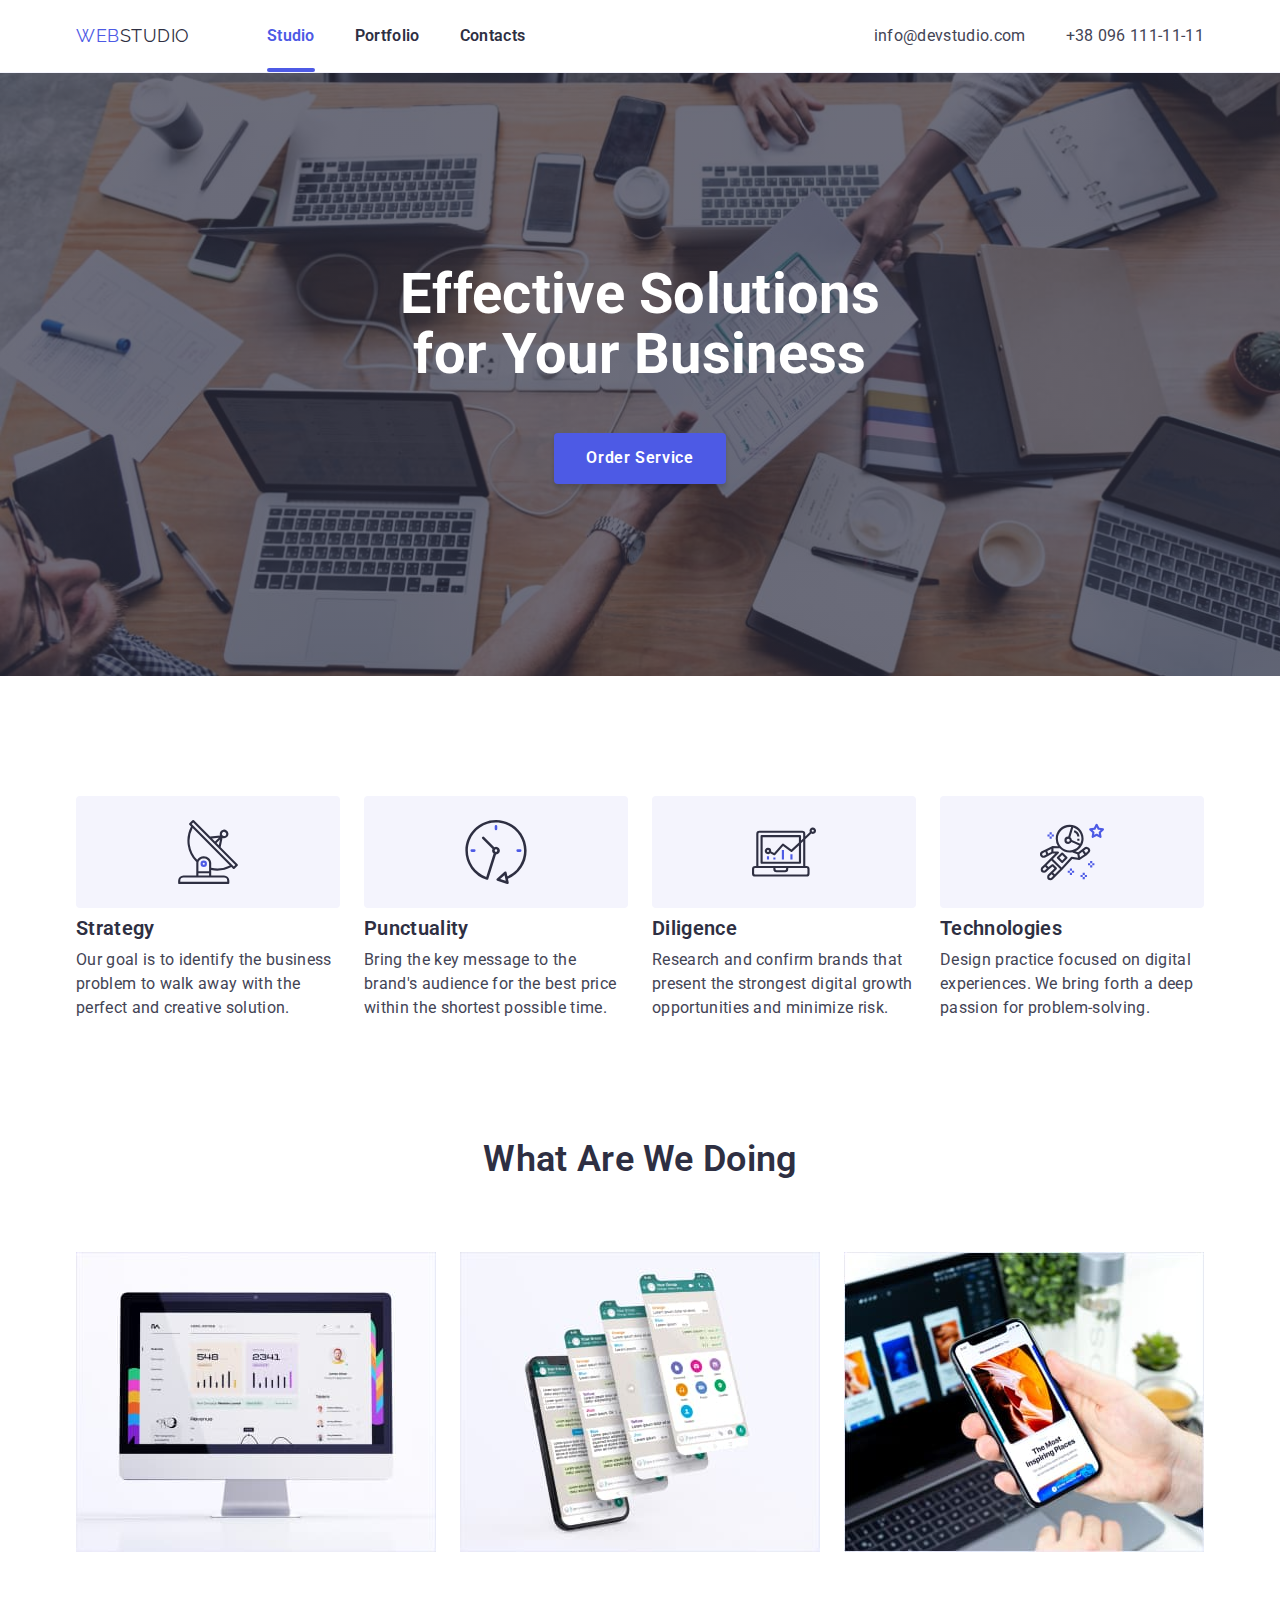
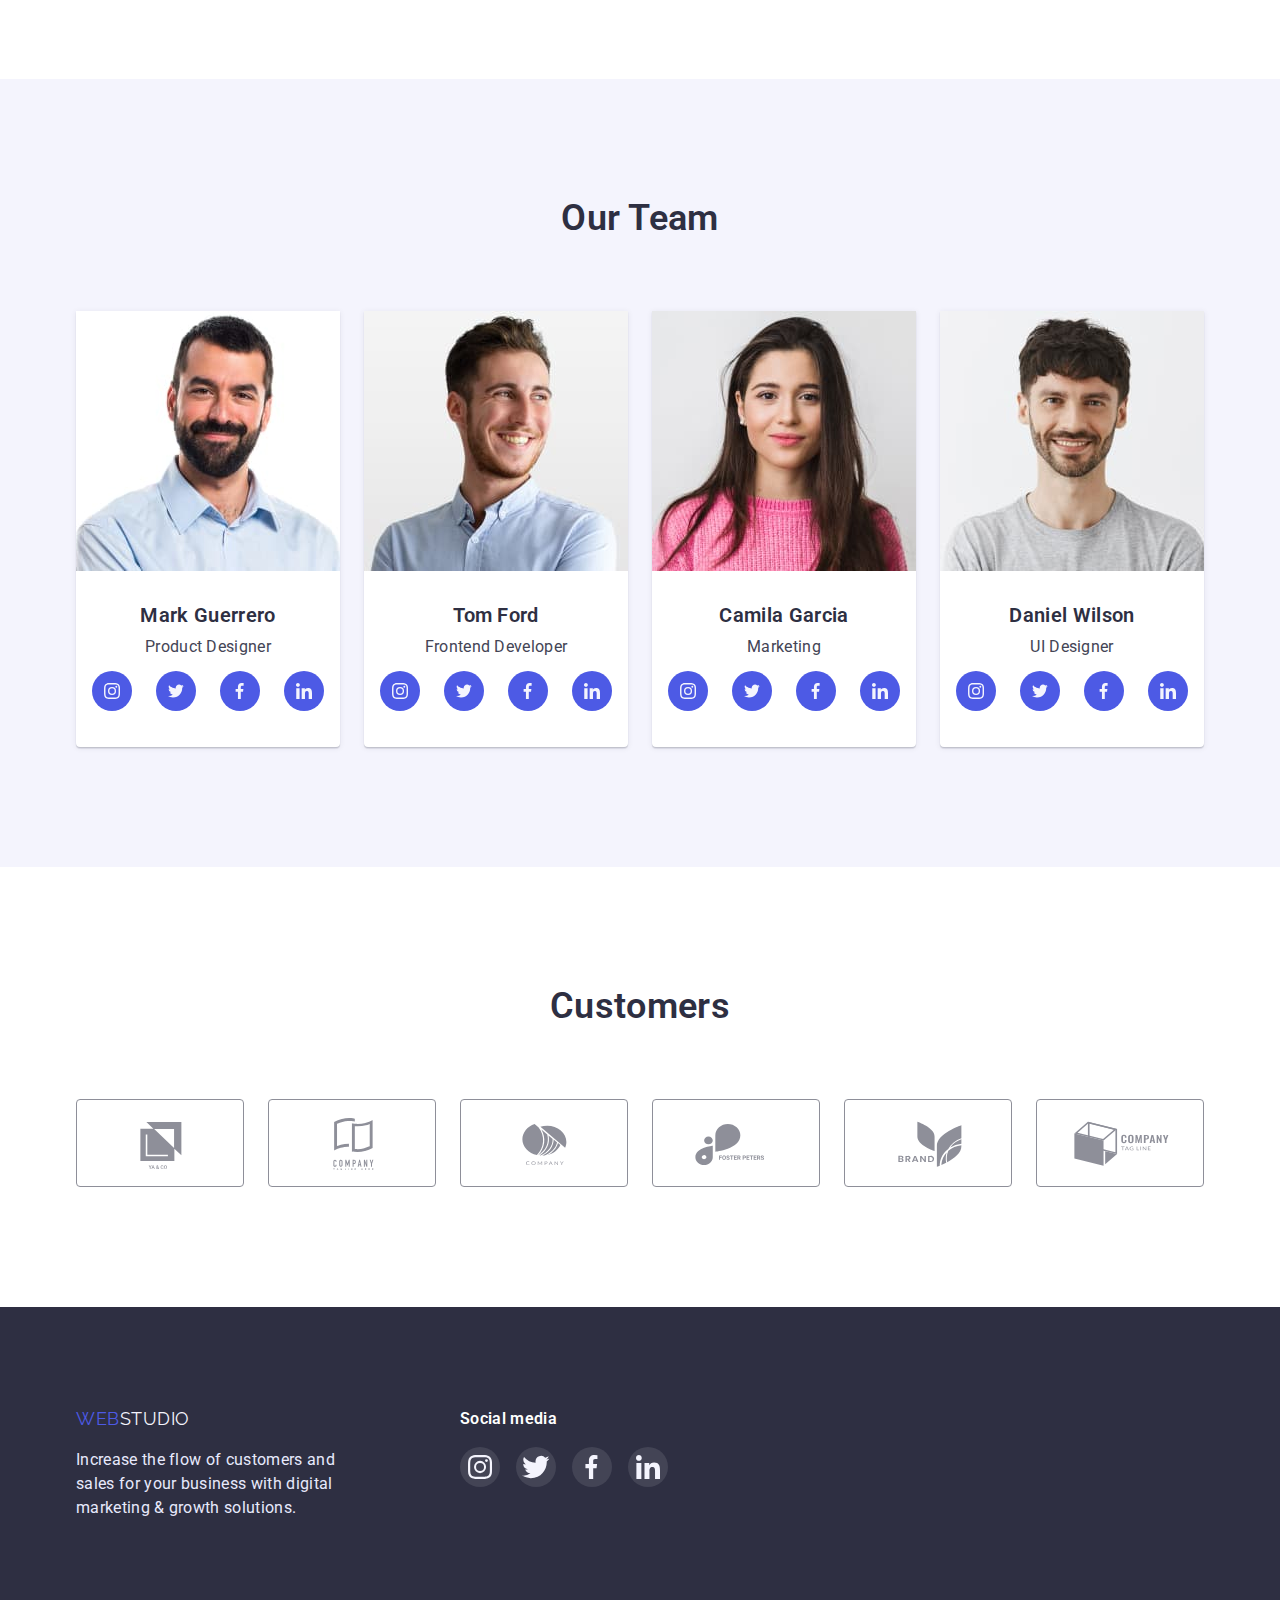
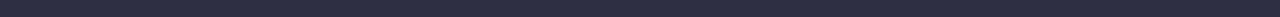
<file: index.html>
<!DOCTYPE html>
<html lang="en">
	<head>
		<meta charset="UTF-8" />
		<meta http-equiv="X-UA-Compatible" content="IE=edge" />
		<meta name="viewport" content="width=device-width, initial-scale=1.0" />
		<title>Studio</title>
		<link
			rel="stylesheet"
			href="https://cdnjs.cloudflare.com/ajax/libs/modern-normalize/1.1.0/modern-normalize.min.css"
		/>
		<link rel="preconnect" href="https://fonts.googleapis.com" />
		<link rel="preconnect" href="https://fonts.gstatic.com" crossorigin />
		<link
			href="https://fonts.googleapis.com/css2?family=Raleway:wght@800&family=Roboto:wght@400;500;700;900&display=swap"
			rel="stylesheet"
		/>
		<link rel="stylesheet" href="./css/styles.css" />
	</head>

	<body>
		<!--Шапка-->
		<header>
			<div class="nav container">
				<a href="./" class="logo logo-top"><span class="first-word">WEB</span>STUDIO</a>
				<nav>
					<ul class="list link-nav">
						<li><a href="./index.html" class="link link-hover active-page-studio">Studio</a></li>
						<li>
							<a href="./portfolio.html" class="link link-hover">Portfolio</a>
						</li>
						<li><a href="" class="link link-hover">Contacts</a></li>
					</ul>
				</nav>
				<ul class="list link-contacts">
					<li>
						<a href="mailto:info@devstudio.com" class="link contact-hover">info@devstudio.com</a>
					</li>
					<li>
						<a href="tel:+380961111111" class="link contact-hover">+38 096 111-11-11</a>
					</li>
				</ul>
			</div>
		</header>

		<!--Main content-->
		<main>
			<!--Герой-->
			<section class="hero section">
				<h1 class="hero-title">Effective Solutions for Your Business</h1>
				<button type="button" class="button-hero" data-modal-open>Order Service</button>
			</section>

			<!--Cекція після героя-->
			<section class="after-hero section">
				<div class="container">
					<ul class="list">
						<li class="list-after">
							<div class="icon-hero">
								<svg class="ico">
									<use href="./images/icons.svg#icon-anten"></use>
								</svg>
							</div>

							<h3>Strategy</h3>
							<p class="p-after">
								Our goal is to identify the business problem to walk away with the perfect and creative solution.
							</p>
						</li>

						<li class="list-after time">
							<div class="icon-hero">
								<svg class="ico">
									<use href="./images/icons.svg#icon-time"></use>
								</svg>
							</div>

							<h3>Punctuality</h3>
							<p class="p-after">
								Bring the key message to the brand's audience for the best price within the shortest possible time.
							</p>
						</li>

						<li class="list-after">
							<div class="icon-hero">
								<svg class="ico">
									<use href="./images/icons.svg#icon-notebook"></use>
								</svg>
							</div>

							<h3>Diligence</h3>
							<p class="p-after">
								Research and confirm brands that present the strongest digital growth opportunities and minimize risk.
							</p>
						</li>

						<li class="list-after">
							<div class="icon-hero">
								<svg class="ico">
									<use href="./images/icons.svg#icon-cosmoman"></use>
								</svg>
							</div>

							<h3>Technologies</h3>
							<p class="p-after">
								Design practice focused on digital experiences. We bring forth a deep passion for problem-solving.
							</p>
						</li>
					</ul>
				</div>
			</section>

			<!--Чим ми займаємось-->
			<section class="doing section">
				<div class="container">
					<h2 class="doing-title">What are we doing</h2>
					<ul class="list list-doing">
						<li>
							<img src="./images/imac.jpg" alt="monitor with graphs" width="360" />
						</li>

						<li>
							<img src="./images/multiscrin.jpg" alt="A phone with many messages" width="360" />
						</li>

						<li>
							<img src="./images/phone.jpg" alt="Hands hold the phone" width="360" />
						</li>
					</ul>
				</div>
			</section>

			<!--Наша команда-->
			<section class="our-team section">
				<div class="container">
					<h2 class="team-title">Our Team</h2>
					<ul class="list team-list">
						<li class="pers">
							<img src="./images/person-first.jpg" alt="" width="264" />
							<div class="person-data">
								<h3>Mark Guerrero</h3>
								<p class="position">Product Designer</p>
								<ul class="list activ">
									<li>
										<a class="ico-a" href="">
											<svg class="person-href" width="16" height="16">
												<use href="./images/icons.svg#icon-instagram"></use>
											</svg>
										</a>
									</li>
									<li>
										<a class="ico-a" href="">
											<svg class="person-href" width="16" height="16">
												<use href="./images/icons.svg#icon-twitter"></use>
											</svg>
										</a>
									</li>
									<li>
										<a class="ico-a" href="">
											<svg class="person-href" width="16" height="16">
												<use href="./images/icons.svg#icon-facebook"></use>
											</svg>
										</a>
									</li>
									<li>
										<a class="ico-a" href="">
											<svg class="person-href" width="16" height="16">
												<use href="./images/icons.svg#icon-in"></use>
											</svg>
										</a>
									</li>
								</ul>
							</div>
						</li>

						<li class="pers">
							<img src="./images/person-second.jpg" alt="Smiling man" width="264" />
							<div class="person-data">
								<h3>Tom Ford</h3>
								<p class="position">Frontend Developer</p>
								<ul class="list activ">
									<li>
										<a class="ico-a" href="">
											<svg class="person-href" width="16" height="16">
												<use href="./images/icons.svg#icon-instagram"></use>
											</svg>
										</a>
									</li>
									<li>
										<a class="ico-a" href="">
											<svg class="person-href" width="16" height="16">
												<use href="./images/icons.svg#icon-twitter"></use>
											</svg>
										</a>
									</li>
									<li>
										<a class="ico-a" href="">
											<svg class="person-href" width="16" height="16">
												<use href="./images/icons.svg#icon-facebook"></use>
											</svg>
										</a>
									</li>
									<li>
										<a class="ico-a" href="">
											<svg class="person-href" width="16" height="16">
												<use href="./images/icons.svg#icon-in"></use>
											</svg>
										</a>
									</li>
								</ul>
							</div>
						</li>

						<li class="pers">
							<img src="./images/person-third.jpg" alt="A girl with long hair" width="264" />
							<div class="person-data">
								<h3>Camila Garcia</h3>
								<p class="position">Marketing</p>
								<ul class="list activ">
									<li>
										<a class="ico-a" href="">
											<svg class="person-href" width="16" height="16">
												<use href="./images/icons.svg#icon-instagram"></use>
											</svg>
										</a>
									</li>
									<li>
										<a class="ico-a" href="">
											<svg class="person-href" width="16" height="16">
												<use href="./images/icons.svg#icon-twitter"></use>
											</svg>
										</a>
									</li>
									<li>
										<a class="ico-a" href="">
											<svg class="person-href" width="16" height="16">
												<use href="./images/icons.svg#icon-facebook"></use>
											</svg>
										</a>
									</li>
									<li>
										<a class="ico-a" href="">
											<svg class="person-href" width="16" height="16">
												<use href="./images/icons.svg#icon-in"></use>
											</svg>
										</a>
									</li>
								</ul>
							</div>
						</li>

						<li class="pers">
							<img src="./images/person-fouth.jpg" alt="Smiling man with stubble" width="264" class="imje" />
							<div class="person-data">
								<h3>Daniel Wilson</h3>
								<p class="position">UI Designer</p>
								<ul class="list activ">
									<li>
										<a class="ico-a" href="">
											<svg class="person-href" width="16" height="16">
												<use href="./images/icons.svg#icon-instagram"></use>
											</svg>
										</a>
									</li>
									<li>
										<a class="ico-a" href="">
											<svg class="person-href" width="16" height="16">
												<use href="./images/icons.svg#icon-twitter"></use>
											</svg>
										</a>
									</li>
									<li>
										<a class="ico-a" href="">
											<svg class="person-href" width="16" height="16">
												<use href="./images/icons.svg#icon-facebook"></use>
											</svg>
										</a>
									</li>
									<li>
										<a class="ico-a" href="">
											<svg class="person-href" width="16" height="16">
												<use href="./images/icons.svg#icon-in"></use>
											</svg>
										</a>
									</li>
								</ul>
							</div>
						</li>
					</ul>
				</div>
			</section>

			<!-- Customers -->
			<section class="section customers">
				<div class="container">
					<h2 class="title-customers">Customers</h2>
					<div>
						<ul class="list list-customers">
							<li class="partner">
								<a href="" class="a-partner">
									<svg class="svg-partner" width="104" height="56">
										<use href="./images/icons.svg#icon-ya-so"></use>
									</svg>
								</a>
							</li>
							<li class="partner">
								<a href="" class="a-partner">
									<svg class="svg-partner" width="104" height="56">
										<use href="./images/icons.svg#icon-tagline"></use>
									</svg>
								</a>
							</li>
							<li class="partner">
								<a href="" class="a-partner">
									<svg class="svg-partner" width="104" height="56">
										<use href="./images/icons.svg#icon-thirh-company"></use>
									</svg>
								</a>
							</li>
							<li class="partner">
								<a href="" class="a-partner">
									<svg class="svg-partner" width="104" height="56">
										<use href="./images/icons.svg#icon-foster-peter"></use>
									</svg>
								</a>
							</li>
							<li class="partner">
								<a href="" class="a-partner">
									<svg class="svg-partner" width="104" height="56">
										<use href="./images/icons.svg#icon-leaf-logo"></use>
									</svg>
								</a>
							</li>
							<li class="partner">
								<a href="" class="a-partner">
									<svg class="svg-partner" width="104" height="56">
										<use href="./images/icons.svg#icon-last-company"></use>
									</svg>
								</a>
							</li>
						</ul>
					</div>
				</div>
			</section>
		</main>
		<!--Підвал Footer-->
		<footer class="footer">
			<div class="container footer-data">
				<div>
					<a href="./" class="logo logo-bottom"><span class="first-word">WEB</span>STUDIO</a>
					<p class="footer-text">
						Increase the flow of customers and sales for your business with digital marketing & growth solutions.
					</p>
				</div>

				<div class="social-media">
					<h4>Social media</h4>
					<ul class="list footer-list">
						<li class="footer-ico">
							<a href="">
								<svg with="24" height="24">
									<use href="./images/icons.svg#icon-instagram"></use>
								</svg>
							</a>
						</li>
						<li class="footer-ico">
							<a href="">
								<svg with="24" height="24">
									<use href="./images/icons.svg#icon-twitter"></use>
								</svg>
							</a>
						</li>
						<li class="footer-ico">
							<a href="">
								<svg with="24" height="24">
									<use href="./images/icons.svg#icon-facebook"></use>
								</svg>
							</a>
						</li>
						<li class="footer-ico">
							<a href="">
								<svg with="24" height="24">
									<use href="./images/icons.svg#icon-in"></use>
								</svg>
							</a>
						</li>
					</ul>
				</div>
			</div>
		</footer>

		<div class="backdrop is-hidden" data-modal>
			<div class="modal">
				<button type="button" class="close-button" data-modal-close>
					<svg width="8" height="8">
						<use href="./images/icons.svg#icon-close-modal"></use>
					</svg>
				</button>
			</div>
		</div>
		<script src="./js/modal.js"></script>
	</body>
</html>
</file>
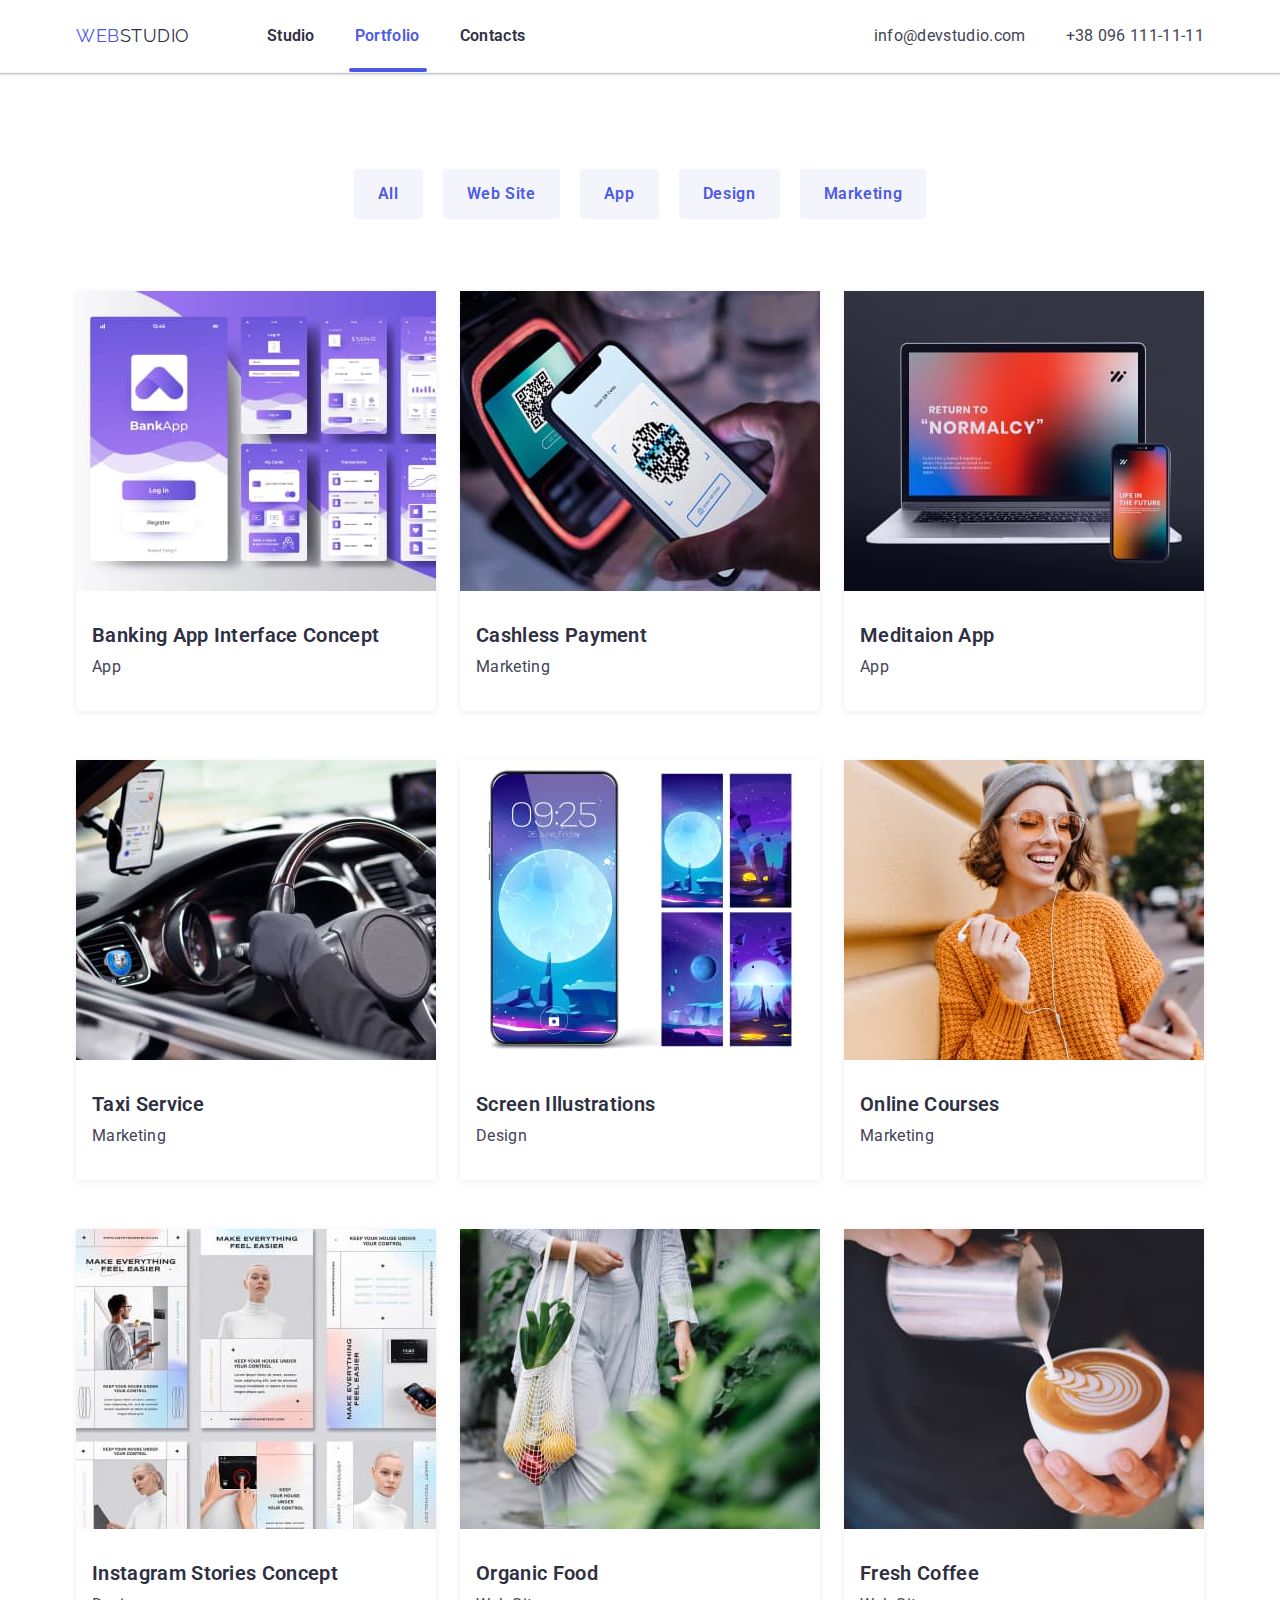
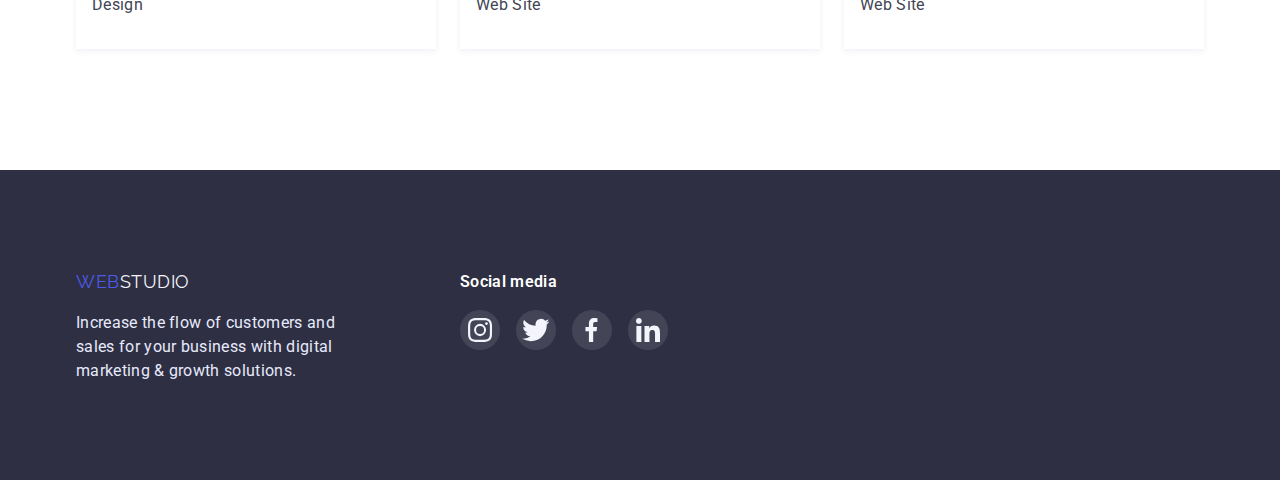
<file: portfolio.html>
<!DOCTYPE html>
<html lang="en">
	<head>
		<meta charset="UTF-8" />
		<meta http-equiv="X-UA-Compatible" content="IE=edge" />
		<meta name="viewport" content="width=device-width, initial-scale=1.0" />
		<title>Studio</title>
		<link
			rel="stylesheet"
			href="https://cdnjs.cloudflare.com/ajax/libs/modern-normalize/1.1.0/modern-normalize.min.css"
		/>
		<link rel="preconnect" href="https://fonts.googleapis.com" />
		<link rel="preconnect" href="https://fonts.gstatic.com" crossorigin />
		<link
			href="https://fonts.googleapis.com/css2?family=Raleway:wght@800&family=Roboto:wght@400;500;700;900&display=swap"
			rel="stylesheet"
		/>
		<link rel="stylesheet" href="./css/styles.css" />
	</head>
	<body>
		<!--Шапка-->
		<header>
			<div class="nav container">
				<a href="./" class="logo logo-top"><span class="first-word">WEB</span>STUDIO</a>
				<nav>
					<ul class="list link-nav">
						<li><a href="./index.html" class="link link-hover">Studio</a></li>
						<li>
							<a href="./portfolio.html" class="link link-hover active-page-portfolio">Portfolio</a>
						</li>
						<li><a href="" class="link link-hover">Contacts</a></li>
					</ul>
				</nav>
				<ul class="list link-contacts">
					<li>
						<a href="mailto:info@devstudio.com" class="link contact-hover">info@devstudio.com</a>
					</li>
					<li>
						<a href="tel:+380961111111" class="link contact-hover">+38 096 111-11-11</a>
					</li>
				</ul>
			</div>
		</header>

		<!--Main content-->
		<main>
			<section class="colection section filter-menu">
				<div class="container">
					<!--Filter Menu  -->

					<ul class="list filter">
						<li class="filter-item">
							<button type="button" class="button">All</button>
						</li>
						<li class="filter-item">
							<button type="button" class="button">Web Site</button>
						</li>
						<li class="filter-item">
							<button type="button" class="button">App</button>
						</li>
						<li class="filter-item">
							<button type="button" class="button">Design</button>
						</li>
						<li class="filter-item">
							<button type="button" class="button">Marketing</button>
						</li>
					</ul>

					<!-- Examples-works -->

					<ul class="list examples-works">
						<li class="item-works">
							<a href="" class="link link-focus">
								<div class="img-p">
									<img src="./images/first-image.jpg" alt="multiscrin" width="360" />
									<p class="overlay">
										14 Stylish and User-Friendly App Design Concepts · Task Manager App · Calorie Tracker App · Exotic
										Fruit Ecommerce App · Cloud Storage App
									</p>
								</div>
								<div class="example-work">
									<h3 class="title-portfolio">Banking App Interface Concept</h3>
									<p class="text-works">App</p>
								</div>
							</a>
						</li>
						<li class="item-works">
							<a href="" class="link">
								<div class="img-p">
									<img src="./images/paying.jpg" alt="phone scan qr-code" width="360" />
									<p class="overlay">
										14 Stylish and User-Friendly App Design Concepts · Task Manager App · Calorie Tracker App · Exotic
										Fruit Ecommerce App · Cloud Storage App
									</p>
								</div>

								<div class="example-work">
									<h3 class="title-portfolio">Cashless Payment</h3>
									<p class="text-works">Marketing</p>
								</div>
							</a>
						</li>
						<li class="item-works">
							<a href="" class="link">
								<div class="img-p">
									<img src="./images/third-image.jpg" alt="Laptop and phone" width="360" />
									<p class="overlay">
										14 Stylish and User-Friendly App Design Concepts · Task Manager App · Calorie Tracker App · Exotic
										Fruit Ecommerce App · Cloud Storage App
									</p>
								</div>

								<div class="example-work">
									<h3 class="title-portfolio">Meditaion App</h3>
									<p class="text-works">App</p>
								</div>
							</a>
						</li>
						<li class="item-works">
							<a href="" class="link">
								<div class="img-p">
									<img src="./images/fourth-image.jpg" alt="heands on weel" width="360" />
									<p class="overlay">
										14 Stylish and User-Friendly App Design Concepts · Task Manager App · Calorie Tracker App · Exotic
										Fruit Ecommerce App · Cloud Storage App
									</p>
								</div>

								<div class="example-work">
									<h3 class="title-portfolio">Taxi Service</h3>
									<p class="text-works">Marketing</p>
								</div>
							</a>
						</li>
						<li class="item-works">
							<a href="" class="link">
								<div class="img-p">
									<img src="./images/fifth-image.jpg" alt="" width="360" />
									<p class="overlay">
										14 Stylish and User-Friendly App Design Concepts · Task Manager App · Calorie Tracker App · Exotic
										Fruit Ecommerce App · Cloud Storage App
									</p>
								</div>

								<div class="example-work">
									<h3 class="title-portfolio">Screen Illustrations</h3>
									<p class="text-works">Design</p>
								</div>
							</a>
						</li>
						<li class="item-works">
							<a href="" class="link">
								<div class="img-p">
									<img src="./images/sixth-image.jpg" alt="Smiling girl in headphone" width="360" />
									<p class="overlay">
										14 Stylish and User-Friendly App Design Concepts · Task Manager App · Calorie Tracker App · Exotic
										Fruit Ecommerce App · Cloud Storage App
									</p>
								</div>

								<div class="example-work">
									<h3 class="title-portfolio">Online Courses</h3>
									<p class="text-works">Marketing</p>
								</div>
							</a>
						</li>
						<li class="item-works">
							<a href="" class="link">
								<div class="img-p">
									<img src="./images/seven-image.jpg" alt="Instagram page" width="360" />
									<p class="overlay">
										14 Stylish and User-Friendly App Design Concepts · Task Manager App · Calorie Tracker App · Exotic
										Fruit Ecommerce App · Cloud Storage App
									</p>
								</div>

								<div class="example-work">
									<h3 class="title-portfolio">Instagram Stories Concept</h3>
									<p class="text-works">Design</p>
								</div>
							</a>
						</li>
						<li class="item-works">
							<a href="" class="link">
								<div class="img-p">
									<img src="./images/eight-image.jpg" alt=" Fruts in the baskets" width="360" />
									<p class="overlay">
										14 Stylish and User-Friendly App Design Concepts · Task Manager App · Calorie Tracker App · Exotic
										Fruit Ecommerce App · Cloud Storage App
									</p>
								</div>

								<div class="example-work">
									<h3 class="title-portfolio">Organic Food</h3>
									<p class="text-works">Web Site</p>
								</div>
							</a>
						</li>
						<li class="item-works">
							<a href="" class="link">
								<div class="img-p">
									<img src="./images/ninth-image.jpg" alt="Cappuccino is being prepared" width="360" />
									<p class="overlay">
										14 Stylish and User-Friendly App Design Concepts · Task Manager App · Calorie Tracker App · Exotic
										Fruit Ecommerce App · Cloud Storage App
									</p>
								</div>
								<div class="example-work">
									<h3 class="title-portfolio">Fresh Coffee</h3>
									<p class="text-works">Web Site</p>
								</div>
							</a>
						</li>
					</ul>
				</div>
			</section>
		</main>
		<!--Підвал Footer-->
		<footer class="footer">
			<div class="container footer-data">
				<div>
					<a href="./" class="logo logo-bottom"><span class="first-word">WEB</span>STUDIO</a>
					<p class="footer-text">
						Increase the flow of customers and sales for your business with digital marketing & growth solutions.
					</p>
				</div>

				<div class="social-media">
					<h4>Social media</h4>
					<ul class="list footer-list">
						<li class="footer-ico">
							<a href="">
								<svg with="24" height="24">
									<use href="./images/icons.svg#icon-instagram"></use>
								</svg>
							</a>
						</li>
						<li class="footer-ico">
							<a href="">
								<svg with="24" height="24">
									<use href="./images/icons.svg#icon-twitter"></use>
								</svg>
							</a>
						</li>
						<li class="footer-ico">
							<a href="">
								<svg with="24" height="24">
									<use href="./images/icons.svg#icon-facebook"></use>
								</svg>
							</a>
						</li>
						<li class="footer-ico">
							<a href="">
								<svg with="24" height="24">
									<use href="./images/icons.svg#icon-in"></use>
								</svg>
							</a>
						</li>
					</ul>
				</div>
			</div>
		</footer>
	</body>
</html>
</file>
<file: css/styles.css>
*,
*::before,
*::after {
	box-sizing: border-box;
}

:root {
	--color-title-background: #2e2f42;
	--color-text: #434455;
	--color-studio: #4d5ae5;
	--alternative-color: #f4f4fd;
	--bacground-color-text: #ffffff;
	--hover-color: #434455;
	--animation: 250ms cubic-bezier(0.4, 0, 0.2, 1);
}

header {
	border-bottom: 0.5px solid #f4f4fd;
	box-shadow: 0px 2px 1px rgba(46, 47, 66, 0.08), 0px 1px 1px rgba(46, 47, 66, 0.16), 0px 1px 6px rgba(46, 47, 66, 0.08);
}

.active-page-portfolio::after {
	position: absolute;
	bottom: 0;
	left: -6px;

	content: "";
	display: block;
	width: 78px;
	height: 4px;
	border-radius: 2px;
	background-color: var(--color-studio);
}

body {
	font-family: "Roboto", sans-serif;
	color: var(--color-text);
	background-color: var(--bacground-color-text);
	font-weight: 400;
	line-height: 1.5;
	letter-spacing: 0.02em;
}

/* title */
h1 {
	margin: 0;
}

h2 {
	margin: 0;
	font-weight: 600;
	font-size: 36px;
	line-height: 1.11;
	text-align: center;
	text-transform: capitalize;
	color: var(--color-title-background);
}

h3 {
	font-weight: 600;
	font-size: 20px;
	line-height: 1.2;
	color: var(--color-title-background);
	margin: 0;
}

.section {
	padding-top: 94px;
	padding-bottom: 94px;
}

.container {
	width: 1158px;
	padding-left: 15px;
	padding-right: 15px;
	margin-left: auto;
	margin-right: auto;
}

.list {
	padding: 0;
	margin: 0;
	list-style-type: none;
}

.nav {
	display: flex;
	height: 72px;
	align-items: center;
	margin-left: auto;
	margin-right: auto;
}
nav {
	margin-left: 77px;
}

/* Link formating */

.link {
	text-decoration: none;
	color: inherit;
}

.contact-hover {
  transition: color var(--animation);
}

.contact-hover:hover {
	color: var(--color-studio);
}

.link-nav {
	display: flex;
}

.link-nav li:not(:last-child) {
	margin-right: 40px;
}

.link-hover {
	display: block;
	padding-top: 24px;
	padding-bottom: 24px;

	color: var(--color-title-background);
	font-weight: 600;

  transition: color var(--animation);
}

.link-contacts {
	display: flex;
	margin-left: auto;
}

.link-contacts a {
	padding-top: 24px;
	padding-bottom: 24px;
}

.link-contacts li + li {
	margin-left: 40px;
}

.link-contacts a {
	color: var(--color-text);
}

.link-hover {
	display: block;
	position: relative;
}

.link-hover:hover,
.link-hover:focus {
	color: var(--hover-color);
}

.link:active {
	color: var(--color-studio);
}

/* logo style */

.logo {
	text-decoration: none;
	color: var(--color-title-background);
	font-family: "Raleway", sans-serif;
	font-size: 18px;
	line-height: 1.33;
	letter-spacing: 0.03em;
}

.first-word {
	color: var(--color-studio);
}

.logo-bottom {
	color: var(--alternative-color);
}

/* Hero styles */

.button-hero {
	font-weight: 600;
	font-size: 16px;
	line-height: 1.18;
	align-items: center;
	letter-spacing: 0.04em;
	color: var(--bacground-color-text);
	background-color: var(--color-studio);
	border: 0;
	cursor: pointer;
	padding: 16px 32px;
	border-radius: 4px;
	box-shadow: 0px 4px 4px rgba(0, 0, 0, 0.15);
	transition: background-color var(--animation), box-shadow var(--animation);
}

.hero {
	color: var(--bacground-color-text);
	margin: 0 auto;
	max-width: 1600px;
	background-color: var(--color-title-background);
	background-image: linear-gradient(to right, #2e2f42b3, #2e2f42b3), url(../images/people-office.jpg);
	background-size: cover;
	background-repeat: no-repeat;
	text-align: center;
	padding-top: 192px;
	padding-bottom: 192px;
}

.hero-title {
	font-size: 56px;
	line-height: 1.07;
	max-width: 492px;
	margin-left: auto;
	margin-right: auto;
	margin-bottom: 48px;
}

.button-hero:hover,
.button-hero:focus {
	background: #4d5ae5;
	box-shadow: 0px 1px 6px rgba(46, 47, 66, 0.08), 0px 1px 1px rgba(46, 47, 66, 0.16), 0px 2px 1px rgba(46, 47, 66, 0.08);
}

.button-hero:active {
	background-color: #404bbf;
	box-shadow: 0px 4px 4px rgba(0, 0, 0, 0.15);
}

/* Section after hero */

.icon-hero {
	display: flex;
	justify-content: center;
	align-items: center;
	width: 264px;
	height: 112px;
	border-radius: 4px;
	background-color: #f4f4fd;
	margin-bottom: 8px;
}

.ico {
	width: 64px;
	height: 64px;
}

.after-hero {
	padding-top: 120px;
	padding-bottom: 120px;
}

.after-hero ul {
	display: flex;
}

.after-hero ul li {
	width: 264px;
	margin-bottom: 0;
}

.after-hero ul li h3 {
	margin-top: 0;
}

.after-hero ul {
	justify-content: space-between;
}

.p-after {
	margin-top: 8px;
	margin-bottom: 0;
}

.list-after:not(:last-child) {
	margin-right: 24px;
}

/* what doing */

.doing {
	padding-top: 0;
	padding-bottom: 120px;
}

.list-doing {
	display: flex;
	justify-content: space-between;
}

.doing-title {
	margin-bottom: 72px;
}

.list-doing > li:not(:last-child) {
	margin-right: 24px;
}

/* Our Team */

.team-list > li > img {
	display: block;
}

.our-team {
	padding-top: 120px;
	padding-bottom: 120px;

	background-color: var(--alternative-color);
}

.team-title {
	margin-bottom: 72px;
}

.our-team ul {
	display: flex;
	justify-content: space-between;
	margin-left: auto;
	margin-right: auto;
}

.pers {
	background-color: var(--bacground-color-text);
	text-align: center;

	box-shadow: 0px 1px 6px rgba(46, 47, 66, 0.08), 0px 1px 1px rgba(46, 47, 66, 0.16), 0px 2px 1px rgba(46, 47, 66, 0.08);
	border-radius: 0px 0px 4px 4px;
}

.team-list > li:not(:last-child) {
	margin-right: 24px;
}

/* Footer */

.footer-data {
	display: flex;
	margin-left: auto;
	margin-right: auto;
}

.footer-list {
	display: flex;
}

.social-media {
	margin-left: 120px;
}

.social-media a {
	height: 100%;
	width: 100%;
	display: flex;
	justify-content: center;
	align-items: center;
}

.footer-list > li {
	width: 40px;
	height: 40px;
}

.footer-data h4 {
	margin: 0;
	margin-bottom: 16px;

	font-family: "Roboto";
	font-style: normal;
	font-weight: 600;
	line-height: 1.5;
	letter-spacing: 0.02em;
	color: #ffffff;
}

.footer-ico {
	background-color: var(--hover-color);
	border-radius: 50%;
	transition: background-color var(--animation);
}

.footer-list > li:hover {
	background-color: #31d0aa;
}

.footer-ico:not(:last-child) {
	margin-right: 16px;
}

.footer {
	padding-top: 100px;
	height: 310px;
	background-color: var(--color-title-background);
	color: #e7e9fc;
}

/* Page Portfolio */

.colection {
	padding-top: 96px;
}

.title-portfolio {
	text-align: left;
	font-weight: 600;
	font-size: 20px;
	line-height: 1.2;
}

.button {
	font-weight: 600;
	align-items: center;
	text-align: center;
	letter-spacing: 0.04em;
	color: var(--color-studio);
	background-color: var(--alternative-color);
	border: 0;
	cursor: pointer;
	border-radius: 4px;
	padding: 16px 24px;

	transition: color var(--animation), background-color var(--animation), box-shadov var(--animation);
}

.button:hover,
.button:focus {
	color: var(--alternative-color);
	background-color: var(--color-studio);
	box-shadow: 0px 1px 6px rgba(46, 47, 66, 0.08), 0px 1px 1px rgba(46, 47, 66, 0.16), 0px 2px 1px rgba(46, 47, 66, 0.08);
}

.footer-text {
	margin: 0;
	margin-left: 0;
	margin-top: 16px;
	width: 264px;
}

.filter {
	display: flex;
	justify-content: center;
	margin-bottom: 72px;
}

.filter-item {
	margin-right: 20px;
	border-radius: 4px;
}

.filter-item:hover,
.filter-item:focus {
	box-shadow: 0px 4px 4px rgba(0, 0, 0, 0.15);
}

.filter-item:last-child {
	margin-right: 0;
}

.filter > li {
	min-width: 48px;
}

.examples-works {
	display: flex;
	flex-wrap: wrap;
	justify-content: space-between;
}

.item-works {
	margin-bottom: 48px;
	box-shadow: 0px 1px 6px rgba(46, 47, 66, 0.08);
	width: 360px;

	transition: box-shadow var(--animation);
}

.item-works:hover,
.item-works:focus {
	box-shadow: 0px 1px 6px rgba(46, 47, 66, 0.08), 0px 1px 1px rgba(46, 47, 66, 0.16), 0px 2px 1px rgba(46, 47, 66, 0.08);
}

.text-works {
	margin: 0;
	margin-top: 8px;
}

.item-works:nth-last-child(-n + 3) {
	margin-bottom: 0;
}

.item-works:not(:nth-child(3n + 3)) {
	margin-right: 24px;
}

.position {
	margin: 0;
	margin-bottom: 12px;
	margin-top: 8px;
}

.person-data {
	padding: 32px 16px 36px;
}

.item-works > a > img {
	display: block;
}

.example-work {
	padding-left: 16px;
	padding-top: 32px;
	padding-bottom: 32px;
	border-bottom: 0.5px solid #f4f4fd;
}

.filter-menu {
	padding-bottom: 120px;
}

.ico-a {
	display: flex;

	height: 100%;
	width: 100%;
	align-items: center;
	justify-content: center;

	border-radius: 50%;
}

.activ > li {
	width: 40px;
	height: 40px;
	background-color: var(--color-studio);
	border-radius: 50%;
}

.activ > li:not(:last-child) {
	margin-right: 24px;
}

/* Customers */

.list-customers {
	display: flex;
}

.partner {
	width: 168px;
	height: 88px;

	margin-right: 24px;
}

.partner:last-child {
	margin-right: 0;
}

.a-partner {
	border: 1px solid #8e8f99;
	border-radius: 4px;
	color: #8e8f99;
	width: 100%;
	height: 100%;
	display: flex;
	justify-content: center;
	align-items: center;
	transition: border-color var(--animation);
}

.svg-partner {
	fill: #8E8F99;
	transition: fill var(--animation);
}

.a-partner:hover,
.a-partner:focus {
	border-color: var(--color-studio);
}

.a-partner:hover .svg-partner,
.a-partner:focus .svg-partner {
	fill: var(--color-studio);
}


.customers {
	padding-top: 120px;
	padding-bottom: 120px;
}

.title-customers {
	margin-bottom: 72px;
}

.img-p {
	position: relative;
	width: 360px;
	overflow: hidden;
}

.img-p img {
	display: block;
}

.overlay {
	position: absolute;
	left: 0;
	top: 0;
	width: 360px;
	height: 300px;
	margin: 0;
	padding-top: 40px;
	padding-left: 32px;
	padding-right: 32px;
	overflow: auto;
	transform: translate(0, 100%);
	transition: transform var(--animation);

	font-weight: 400;
	font-size: 16px;
	line-height: 1.5;
	background-color: var(--color-studio);
	color: var(--alternative-color);
	letter-spacing: 0.02em;
	position: absolute;
}

.item-works :hover .overlay,
.link-focus:focus .overlay {
	transform: translate(0, 0);
}

/* ============ACTIVE PAGE PORTFOLIO============ */
.active-page-portfolio::after {
	position: absolute;
	bottom: 0;
	left: -6px;

	content: "";
	display: block;
	width: 78px;
	height: 4px;
	border-radius: 2px;
	background-color: var(--color-studio);

}

.active-page-portfolio {
	color: var(--color-studio);
}

.active-page-portfolio:hover,
.active-page-portfolio:focus {
	color: var(--color-studio);
}
/* ============ACTIVE PAGE PORTFOLIO============ */

/* ============ACTIVE PAGE STUDIO============ */
.active-page-studio {
	color: var(--color-studio);
}

.active-page-studio:hover,
.active-page-studio:focus {
	color: var(--color-studio);
}

.active-page-studio::after {
	content: "";
  position: absolute;
  bottom: 0;
  left: 0;
	display: block;
	width: 48px;
	height: 4px;
  border-radius: 2px;
  background-color: var(--color-studio);
}
/* ============ACTIVE PAGE STUDIO============ */
/* ============MODAL WINDOW============ */
.backdrop {
	position: fixed;
	top: 0;
	left: 0;
	display: flex;

	width: 100%;;
	height: 100%;
	background: rgba(46, 47, 66, 0.4);

	transition: visibility var(--animation), opacity var(--animation);

}

.backdrop.is-hidden{
	visibility: 0;
	opacity: 0;
	pointer-events: none;

	transition: visibility var(--animation), opacity var(--animation);
}

.modal {
	width: 408px;
	height: 576px;
	background-color: #FCFCFC;

	position: absolute;
	top: 50%;
	left: 50%;
	transform: translate(-50%, -50%);
	

}

.close-button {
	position: absolute;
	right: 24px;
	top: 24px;
	
	display: flex;
	align-items: center;
	justify-content: center;

	width: 24px;
	height: 24px;
	border-radius: 50%;
	background-color: #E7E9FC;
	border: 1px solid rgba(0, 0, 0, 0.1);
	cursor: pointer;
	 
}

.close-button:hover,
.close-button:focus {
	box-shadow: 0px 1px 6px rgba(46, 47, 66, 0.08), 0px 1px 1px rgba(46, 47, 66, 0.16), 0px 2px 1px rgba(46, 47, 66, 0.08);
	
}

/* ============MODAL WINDOW============ */
</file>
